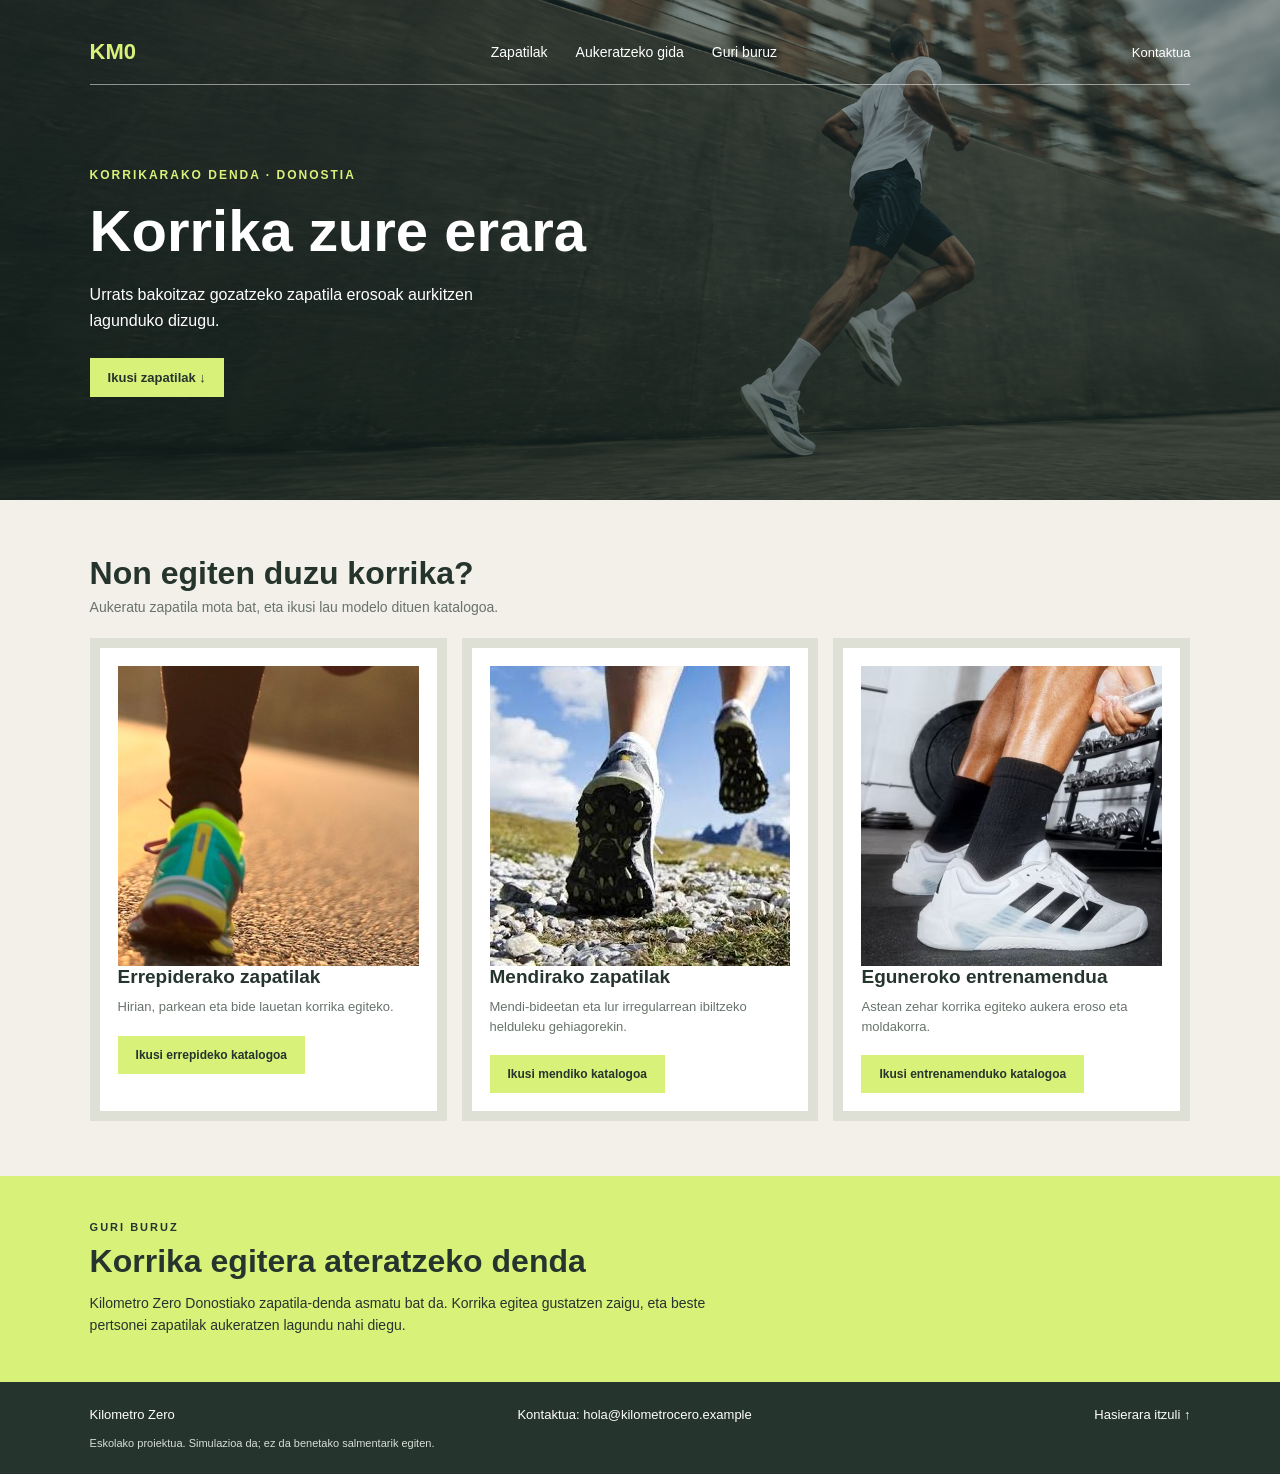
<file: index.html>
<!DOCTYPE html>
<html lang="eu">
<head>
    <meta charset="UTF-8">
    <meta name="viewport" content="width=device-width, initial-scale=1.0">
    <title>Kilometro Zero - Korrikarako zapatilak</title>
    <link rel="stylesheet" href="style.css">
</head>
<body>
    <div class="padre">
        <header class="header" id="hasiera">
            <div class="menu">
                <div class="logo"><a href="index.html">KM0</a></div>
                <nav class="nav">
                    <a href="#zapatilak">Zapatilak</a>
                    <a href="gida.html">Aukeratzeko gida</a>
                    <a href="#guri-buruz">Guri buruz</a>
                </nav>
                <div class="social"><a href="#kontaktua">Kontaktua</a></div>
            </div>
            <div class="texto-principal">
                <p>KORRIKARAKO DENDA · DONOSTIA</p>
                <h1>Korrika zure erara</h1>
                <p>Urrats bakoitzaz gozatzeko zapatila erosoak aurkitzen lagunduko dizugu.</p>
                <a class="boton" href="#zapatilak">Ikusi zapatilak ↓</a>
            </div>
        </header>

        <section class="section" id="zapatilak">
            <div class="articulos">
                <h2 class="titulo">Non egiten duzu korrika?</h2>
                <p class="descripcion">Aukeratu zapatila mota bat, eta ikusi lau modelo dituen katalogoa.</p>
                <article class="article">
                    <div class="foto-zapatilla">
                        <img class="foto-asfalto" src="imagenes/correr-runing-zapatillas-asfalto-atardecer.jpg">
                    </div>
                    <h3>Errepiderako zapatilak</h3>
                    <p>Hirian, parkean eta bide lauetan korrika egiteko.</p>
                    <a class="boton" href="katalogoa.html">Ikusi errepideko katalogoa</a>
                </article>
                <article class="article">
                    <div class="foto-zapatilla">
                        <img class="foto-monte" src="imagenes/images.jpg">
                    </div>
                    <h3>Mendirako zapatilak</h3>
                    <p>Mendi-bideetan eta lur irregularrean ibiltzeko helduleku gehiagorekin.</p>
                    <a class="boton" href="katalogoa.html">Ikusi mendiko katalogoa</a>
                </article>
                <article class="article">
                    <div class="foto-zapatilla">
                        <img src="imagenes/global_premium_product_communication_training_ss26_launch_plp_men_gym_training_statement_card_shoes_d_c72f0adbb2.avif">
                    </div>
                    <h3>Eguneroko entrenamendua</h3>
                    <p>Astean zehar korrika egiteko aukera eroso eta moldakorra.</p>
                    <a class="boton" href="katalogoa.html">Ikusi entrenamenduko katalogoa</a>
                </article>
            </div>
        </section>

        <section class="nosotros" id="guri-buruz">
            <p>GURI BURUZ</p>
            <h2>Korrika egitera ateratzeko denda</h2>
            <p>Kilometro Zero Donostiako zapatila-denda asmatu bat da. Korrika egitea gustatzen zaigu, eta beste pertsonei zapatilak aukeratzen lagundu nahi diegu.</p>
        </section>

        <footer class="footer" id="kontaktua">
            <nav class="pie">
                <a href="#hasiera">Kilometro Zero</a>
                <a href="mailto:hola@kilometrocero.example">Kontaktua: hola@kilometrocero.example</a>
                <a href="#hasiera">Hasierara itzuli ↑</a>
                <p>Eskolako proiektua. Simulazioa da; ez da benetako salmentarik egiten.</p>
            </nav>
        </footer>
    </div>
</body>
</html>
</file>
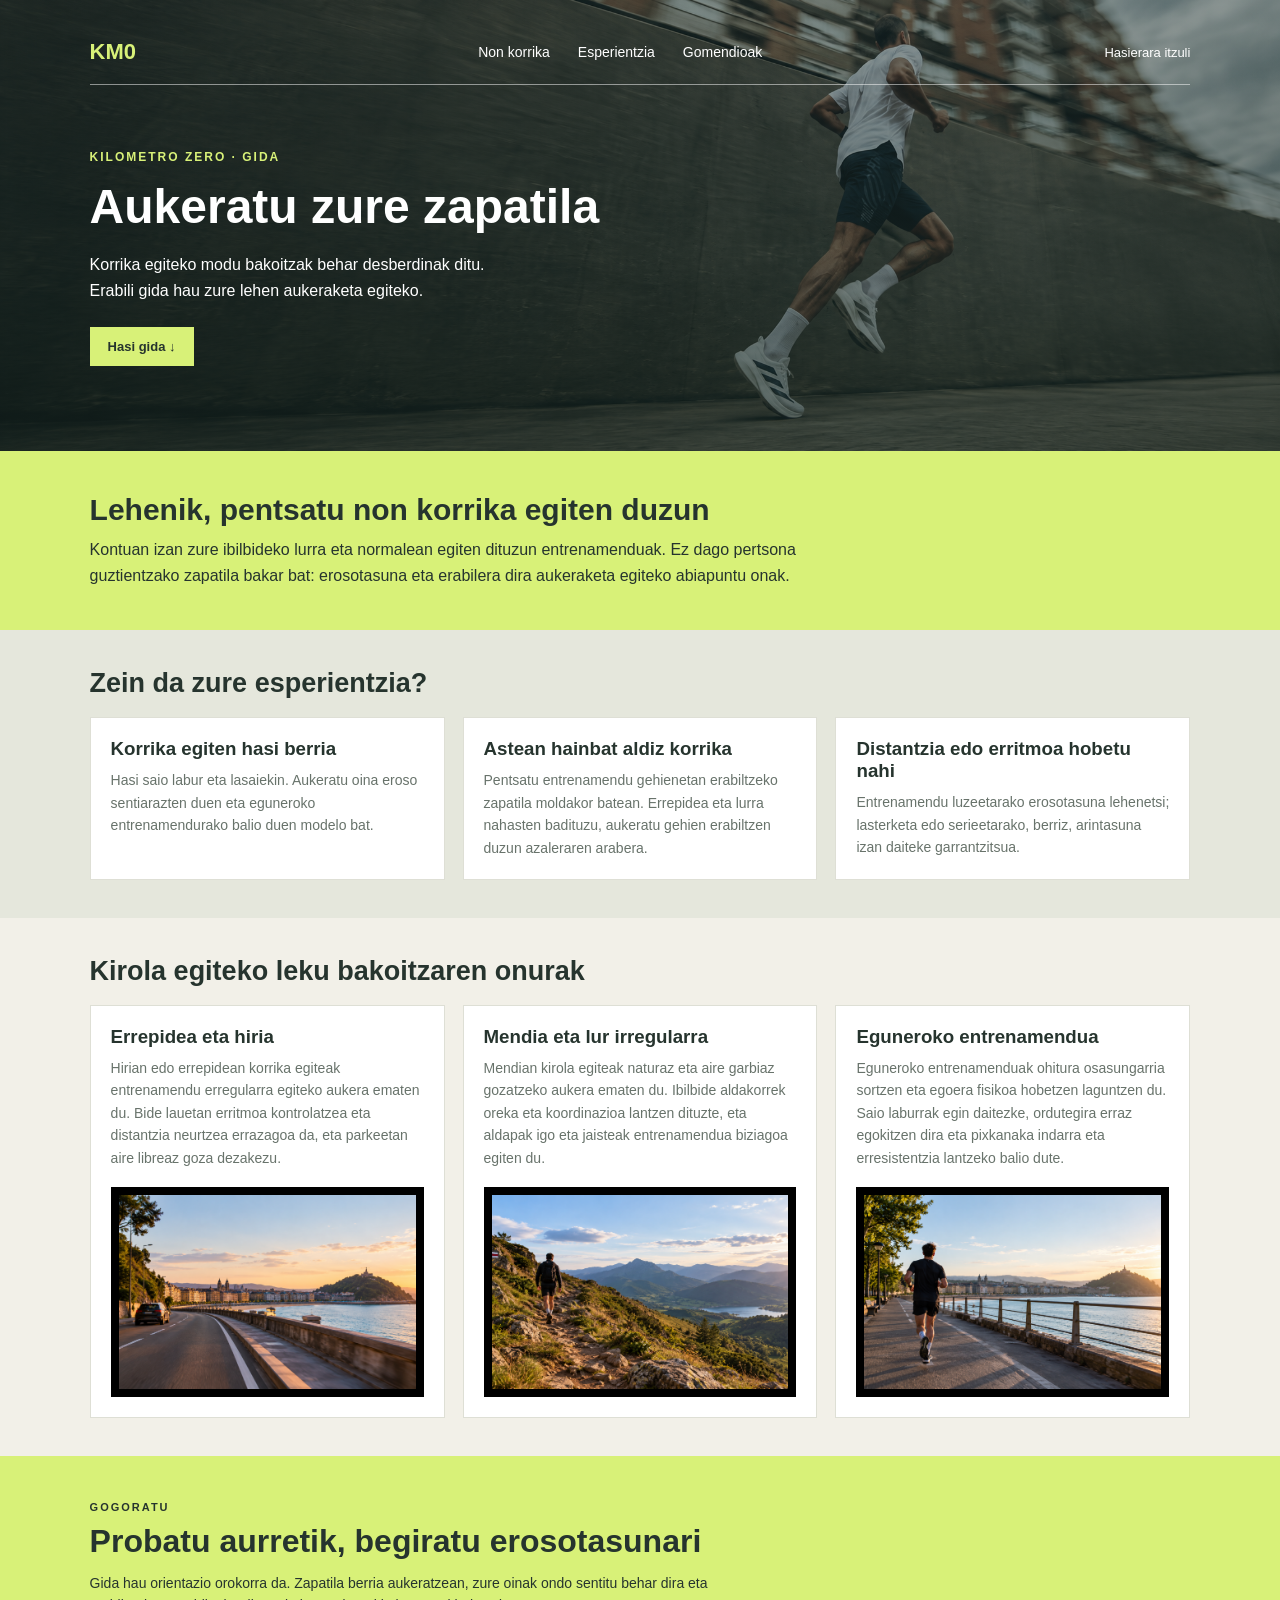
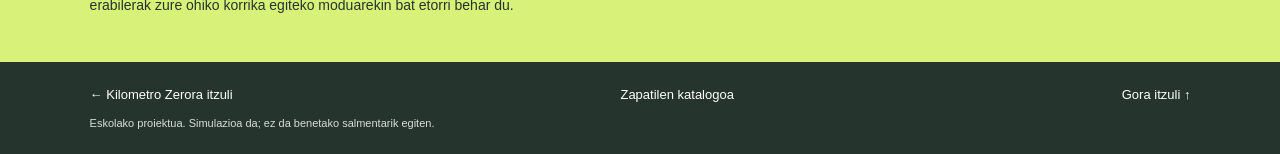
<file: gida.html>
<!DOCTYPE html>
<html lang="eu">
<head>
    <meta charset="UTF-8">
    <meta name="viewport" content="width=device-width, initial-scale=1.0">
    <title>Zapatilak aukeratzeko gida - Kilometro Zero</title>
    <link rel="stylesheet" href="style.css">
</head>
<body>
    <div class="padre">
        <header class="header catalogo-header" id="hasiera">
            <div class="menu">
                <div class="logo"><a href="index.html">KM0</a></div>
                <nav class="nav">
                    <a href="#non">Non korrika</a>
                    <a href="#esperientzia">Esperientzia</a>
                    <a href="#gomendioak">Gomendioak</a>
                </nav>
                <div class="social"><a href="index.html">Hasierara itzuli</a></div>
            </div>
            <div class="texto-principal">
                <p>KILOMETRO ZERO · GIDA</p>
                <h1>Aukeratu zure zapatila</h1>
                <p>Korrika egiteko modu bakoitzak behar desberdinak ditu. Erabili gida hau zure lehen aukeraketa egiteko.</p>
                <a class="boton" href="#gomendioak">Hasi gida ↓</a>
            </div>
        </header>

        <section class="gida-sarrera" id="non">
            <h2>Lehenik, pentsatu non korrika egiten duzun</h2>
            <p>Kontuan izan zure ibilbideko lurra eta normalean egiten dituzun entrenamenduak. Ez dago pertsona guztientzako zapatila bakar bat: erosotasuna eta erabilera dira aukeraketa egiteko abiapuntu onak.</p>
        </section>

        <section class="gida-seccion" id="esperientzia">
            <h2>Zein da zure esperientzia?</h2>
            <div class="gida-puntuak">
                <article class="gida-puntua">
                    <h3>Korrika egiten hasi berria</h3>
                    <p>Hasi saio labur eta lasaiekin. Aukeratu oina eroso sentiarazten duen eta eguneroko entrenamendurako balio duen modelo bat.</p>
                </article>
                <article class="gida-puntua">
                    <h3>Astean hainbat aldiz korrika</h3>
                    <p>Pentsatu entrenamendu gehienetan erabiltzeko zapatila moldakor batean. Errepidea eta lurra nahasten badituzu, aukeratu gehien erabiltzen duzun azaleraren arabera.</p>
                </article>
                <article class="gida-puntua">
                    <h3>Distantzia edo erritmoa hobetu nahi</h3>
                    <p>Entrenamendu luzeetarako erosotasuna lehenetsi; lasterketa edo serieetarako, berriz, arintasuna izan daiteke garrantzitsua.</p>
                </article>
            </div>
        </section>

        <section class="gida-seccion" id="gomendioak">
            <h2>Kirola egiteko leku bakoitzaren onurak</h2>
            <div class="gida-puntuak">
                <article class="gida-puntua">
                    <h3>Errepidea eta hiria</h3>
                    <p>Hirian edo errepidean korrika egiteak entrenamendu erregularra egiteko aukera ematen du. Bide lauetan erritmoa kontrolatzea eta distantzia neurtzea errazagoa da, eta parkeetan aire libreaz goza dezakezu.</p>
                    <figure class="gida-irudia">
                        <img src="imagenes/IA-ko_argazkiak/Carretera costera al atardecer.png" alt="Errepide kostatarra ilunabarrean">
                    </figure>
                </article>
                <article class="gida-puntua">
                    <h3>Mendia eta lur irregularra</h3>
                    <p>Mendian kirola egiteak naturaz eta aire garbiaz gozatzeko aukera ematen du. Ibilbide aldakorrek oreka eta koordinazioa lantzen dituzte, eta aldapak igo eta jaisteak entrenamendua biziagoa egiten du.</p>
                    <figure class="gida-irudia">
                        <img src="imagenes/IA-ko_argazkiak/Sendero montañoso hacia el valle.png" alt="Mendiko bide bat haranera begira">
                    </figure>
                </article>
                <article class="gida-puntua">
                    <h3>Eguneroko entrenamendua</h3>
                    <p>Eguneroko entrenamenduak ohitura osasungarria sortzen eta egoera fisikoa hobetzen laguntzen du. Saio laburrak egin daitezke, ordutegira erraz egokitzen dira eta pixkanaka indarra eta erresistentzia lantzeko balio dute.</p>
                    <figure class="gida-irudia">
                        <img src="imagenes/IA-ko_argazkiak/Corredor al amanecer junto a la bahía.png" alt="Korrikalari bat badia ondoan egunsentian">
                    </figure>
                </article>
            </div>
        </section>

        <section class="nosotros">
            <p>GOGORATU</p>
            <h2>Probatu aurretik, begiratu erosotasunari</h2>
            <p>Gida hau orientazio orokorra da. Zapatila berria aukeratzean, zure oinak ondo sentitu behar dira eta erabilerak zure ohiko korrika egiteko moduarekin bat etorri behar du.</p>
        </section>

        <footer class="footer">
            <nav class="pie">
                <a href="index.html">← Kilometro Zerora itzuli</a>
                <a href="katalogoa.html">Zapatilen katalogoa</a>
                <a href="#hasiera">Gora itzuli ↑</a>
                <p>Eskolako proiektua. Simulazioa da; ez da benetako salmentarik egiten.</p>
            </nav>
        </footer>
    </div>
</body>
</html>
</file>
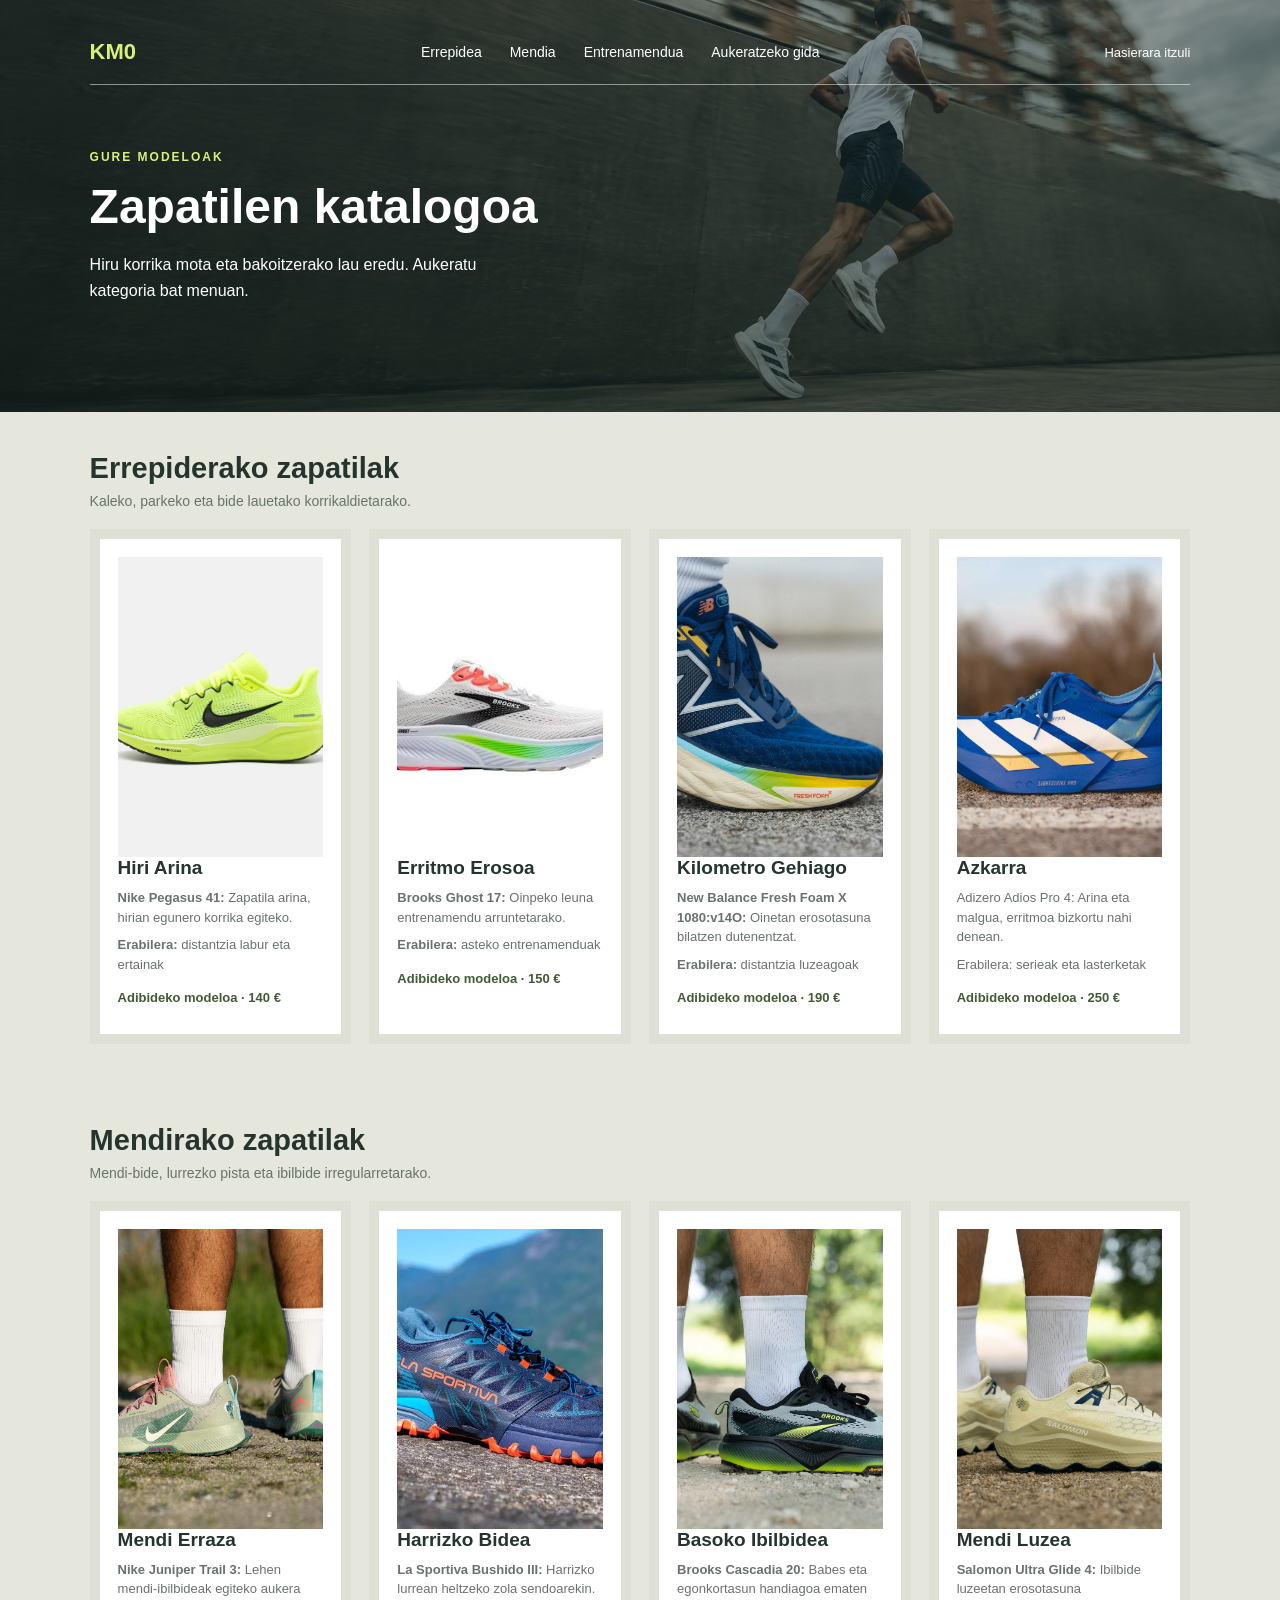
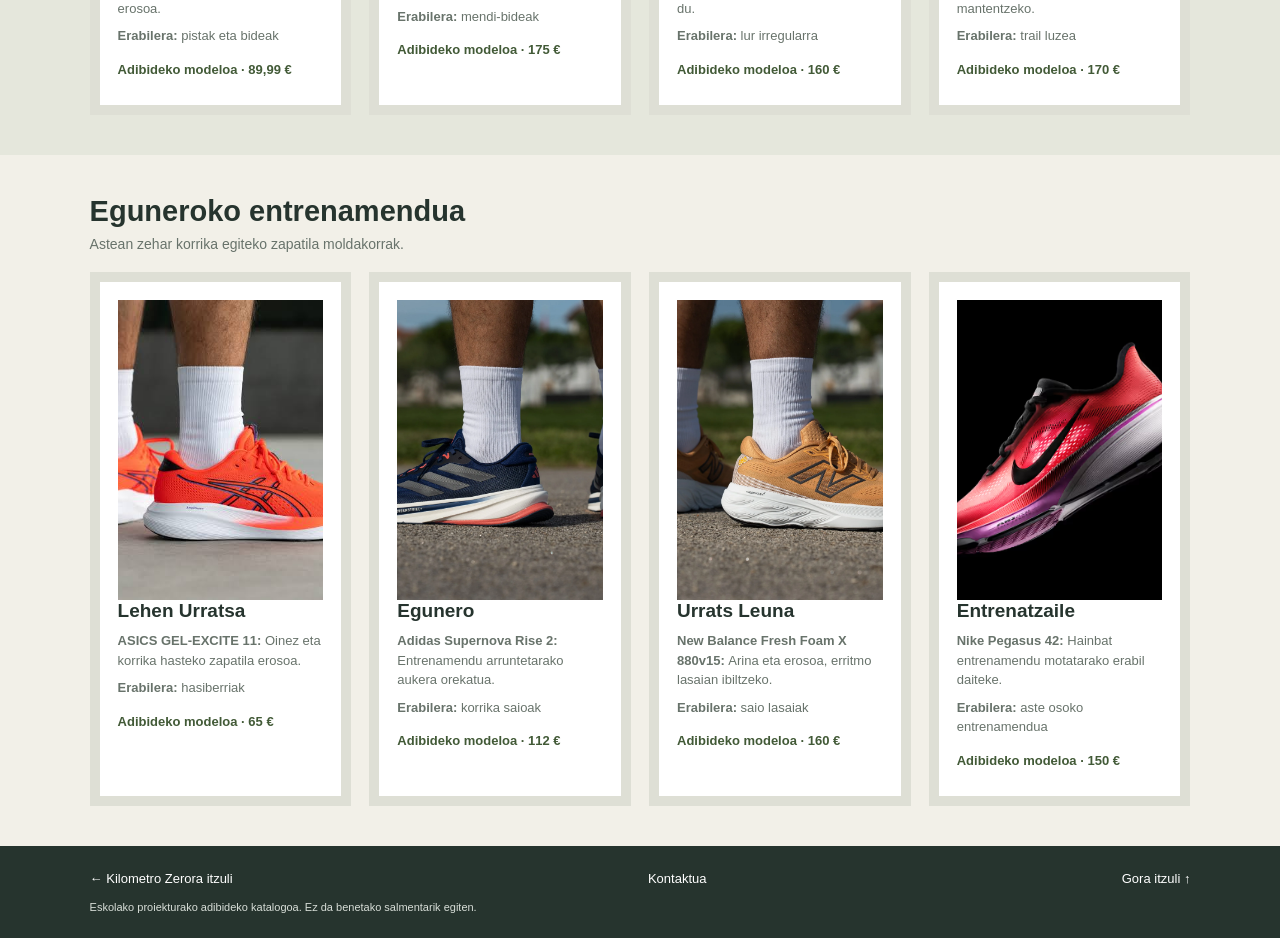
<file: katalogoa.html>
<!DOCTYPE html>
<html lang="eu">
<head>
    <meta charset="UTF-8">
    <meta name="viewport" content="width=device-width, initial-scale=1.0">
    <title>Katalogoa - Kilometro Zero</title>
    <link rel="stylesheet" href="style.css">
</head>
<body>
    <div class="padre">
        <header class="header catalogo-header" id="hasiera">
            <div class="menu">
                <div class="logo"><a href="index.html">KM0</a></div>
                <nav class="nav">
                    <a href="#errepidea">Errepidea</a>
                    <a href="#mendia">Mendia</a>
                    <a href="#entrenamendua">Entrenamendua</a>
                    <a href="gida.html">Aukeratzeko gida</a>
                </nav>
                <div class="social"><a href="index.html">Hasierara itzuli</a></div>
            </div>
            <div class="texto-principal">
                <p>GURE MODELOAK</p>
                <h1>Zapatilen katalogoa</h1>
                <p>Hiru korrika mota eta bakoitzerako lau eredu. Aukeratu kategoria bat menuan.</p>
            </div>
        </header>

        <section class="catalogo-seccion" id="errepidea">
            <h2>Errepiderako zapatilak</h2>
            <p>Kaleko, parkeko eta bide lauetako korrikaldietarako.</p>
            <div class="catalogo-articulos">
                <article class="article producto"><div class="foto-zapatilla">
                    <img src="imagenes/NikeGreenM_b491f4f7-0c49-4043-ae5a-f5f4e33215dc.webp">
                </div><h3>Hiri Arina</h3><p><strong>Nike Pegasus 41: </strong>Zapatila arina, hirian egunero korrika egiteko.</p><p><strong>Erabilera:</strong> distantzia labur eta ertainak</p><p class="precio">Adibideko modeloa · 140 €</p></article>
                
                <article class="article producto"><div class="foto-zapatilla">
                    <img src="imagenes/images (1).jpg">
                </div><h3>Erritmo Erosoa</h3><p><strong>Brooks Ghost 17: </strong>Oinpeko leuna entrenamendu arruntetarako.</p><p><strong>Erabilera:</strong> asteko entrenamenduak</p><p class="precio">Adibideko modeloa · 150 €</p></article>
               
                <article class="article producto"><div class="foto-zapatilla">
                    <img src="imagenes/new-balance-fresh-foam-x-1080-v-14-foam-22475166-main.webp">
                </div><h3>Kilometro Gehiago</h3><p><strong>New Balance Fresh Foam X 1080:v14O: </strong> Oinetan erosotasuna bilatzen dutenentzat.</p><p><strong>Erabilera:</strong> distantzia luzeagoak</p><p class="precio">Adibideko modeloa · 190 €</p></article>
                   
            
                 <article class="article producto azkarra-card">
                    <div class="foto-zapatilla azkarra-foto">
                        <img src="imagenes/adidas-adizero-adios-pro-4-1074600-jp66227-960.webp" alt="Adizero Adios Pro 4">
                    </div><h3>Azkarra</h3><p>Adizero Adios Pro 4: Arina eta malgua, erritmoa bizkortu nahi denean.</p><p>Erabilera: serieak eta lasterketak</p><p class="precio">Adibideko modeloa · 250 €</p>
                </article>
            </div>
</div>
            </article>
        </section>

        <section class="catalogo-seccion" id="mendia">
            <h2>Mendirako zapatilak</h2>
            <p>Mendi-bide, lurrezko pista eta ibilbide irregularretarako.</p>
            <div class="catalogo-articulos">
                <article class="article producto"><div class="foto-zapatilla">
                    <img src="imagenes/nike-juniper-trail-3-22191283-main.webp">
                </div><h3>Mendi Erraza</h3><p><strong>Nike Juniper Trail 3: </strong>Lehen mendi-ibilbideak egiteko aukera erosoa.</p><p><strong>Erabilera:</strong> pistak eta bideak</p><p class="precio">Adibideko modeloa · 89,99 €</p></article>
                
                <article class="article producto"><div class="foto-zapatilla">
                    <img src="imagenes/images (2).jpg">
                </div><h3>Harrizko Bidea</h3><p><strong>La Sportiva Bushido III: </strong>Harrizko lurrean heltzeko zola sendoarekin.</p><p><strong>Erabilera:</strong> mendi-bideak</p><p class="precio">Adibideko modeloa · 175 €</p></article>
                    
                <article class="article producto"><div class="foto-zapatilla">
                    <img src="imagenes/brooks-cascadia-20-25284903-main.webp">
                </div><h3>Basoko Ibilbidea</h3><p><strong>Brooks Cascadia 20: </strong>Babes eta egonkortasun handiagoa ematen du.</p><p><strong>Erabilera:</strong> lur irregularra</p><p class="precio">Adibideko modeloa · 160 €</p></article>
                
                <article class="article producto"><div class="foto-zapatilla">
                    <img src="imagenes/salomon-ultra-glide-4-25070741-main.webp">
                </div><h3>Mendi Luzea</h3><p><strong>Salomon Ultra Glide 4: </strong>Ibilbide luzeetan erosotasuna mantentzeko.</p><p><strong>Erabilera:</strong> trail luzea</p><p class="precio">Adibideko modeloa · 170 €</p></article>
            </div>
        </section>

        <section class="catalogo-seccion" id="entrenamendua">
            <h2>Eguneroko entrenamendua</h2>
            <p>Astean zehar korrika egiteko zapatila moldakorrak.</p>
            <div class="catalogo-articulos">
                <article class="article producto"><div class="foto-zapatilla">
                    <img src="imagenes/images (3).jpg">
                </div><h3>Lehen Urratsa</h3><p><strong>ASICS GEL-EXCITE 11: </strong>Oinez eta korrika hasteko zapatila erosoa.</p><p><strong>Erabilera:</strong> hasiberriak</p><p class="precio">Adibideko modeloa · 65 €</p></article>
               
                <article class="article producto"><div class="foto-zapatilla">
                    <img src="imagenes/adidas-supernova-rise-2-22781671-main.webp">
                </div><h3>Egunero</h3><p><strong>Adidas Supernova Rise 2: </strong>Entrenamendu arruntetarako aukera orekatua.</p><p><strong>Erabilera:</strong> korrika saioak</p><p class="precio">Adibideko modeloa · 112 €</p></article>
                
                <article class="article producto"><div class="foto-zapatilla">
                    <img src="imagenes/new-balance-fresh-foam-x-880-v-15-22697887-main.webp">
                </div><h3>Urrats Leuna</h3><p><strong>New Balance Fresh Foam X 880v15: </strong>Arina eta erosoa, erritmo lasaian ibiltzeko.</p><p><strong>Erabilera:</strong> saio lasaiak</p><p class="precio">Adibideko modeloa · 160 €</p></article>

                <article class="article producto"><div class="foto-zapatilla">
                    <img src="imagenes/pegasus-42-una-poderosa-actualización-de-las-famosas-zapatillas-nike-para-running-en-asfalto.avif">
                </div><h3>Entrenatzaile</h3><p><strong>Nike Pegasus 42: </strong>Hainbat entrenamendu motatarako erabil daiteke.</p><p><strong>Erabilera:</strong> aste osoko entrenamendua</p><p class="precio">Adibideko modeloa · 150 €</p></article>
            </div>
        </section>

        <footer class="footer">
            <nav class="pie">
                <a href="index.html">← Kilometro Zerora itzuli</a>
                <a href="mailto:hola@kilometrocero.example">Kontaktua</a>
                <a href="#hasiera">Gora itzuli ↑</a>
                <p>Eskolako proiekturako adibideko katalogoa. Ez da benetako salmentarik egiten.</p>
            </nav>
        </footer>
    </div>
</body>
</html>
</file>
<file: style.css>
html {
    
    box-sizing: border-box;
    scroll-behavior: smooth;
}

*, *:before, *:after {
    box-sizing: inherit;
}

* {
    margin: 0;
    padding: 0;
}

body {
    background: #f2f0e8;
    color: #26342e;
    font-family: Arial, Helvetica, sans-serif;
}

a {
    color: inherit;
    text-decoration: none;
}

.padre {
    display: flex;
    flex-direction: column;
}

/* Cabecera */
.header {
    min-height: 500px;
    padding: 20px 7%;
    background: linear-gradient(rgba(20, 35, 30, .45), rgba(20, 35, 30, .65)), url("imagenes/IA-ko_argazkiak/Velocidadurbanajuntoalmuro.png");
    background-position: center;
    background-size: cover;
    background-repeat: no-repeat;
    color: white;
    display: flex;
    flex-direction: column;
}

.menu {
    min-height: 65px;
    display: flex;
    flex-direction: row;
    flex-wrap: nowrap;
    align-items: center;
    justify-content: space-between;
    border-bottom: 1px solid rgba(255, 255, 255, .5);
}

.logo {
    font-size: 22px;
    font-weight: bold;
}

.logo a {
    color: #d8f178;
}

.nav {
    display: flex;
    flex-direction: row;
    gap: 28px;
    font-size: 14px;
}

.nav a:hover, .social a:hover {
    color: #d8f178;
}

.social {
    font-size: 13px;
}

.texto-principal {
    max-width: 570px;
    margin: auto 0;
    padding: 65px 0;
}

.texto-principal > p:first-child {
    margin-bottom: 15px;
    color: #d8f178;
    font-size: 12px;
    font-weight: bold;
    letter-spacing: 2px;
}

.texto-principal h1 {
    max-width: 600px;
    margin-bottom: 18px;
    font-size: 58px;
}

.texto-principal > p:last-of-type {
    max-width: 430px;
    margin-bottom: 24px;
    font-size: 16px;
    line-height: 1.6;
}

.boton {
    display: inline-block;
    padding: 12px 18px;
    background: #d8f178;
    color: #26342e;
    font-size: 13px;
    font-weight: bold;
}

.boton:hover {
    background: white;
}

/* Categorías */
.section {
    padding: 55px 7%;
    display: flex;
    flex-direction: row;
    flex-wrap: nowrap;
    gap: 30px;

}

.articulos {
    flex: 2 1 65%;
    display: flex;
    flex-direction: row;
    flex-wrap: wrap;
    align-content: flex-start;
    gap: 15px;
}

.titulo {
    flex: 1 1 100%;
    margin-bottom: 0;
    font-size: 32px;
}

.descripcion {
    flex: 1 1 100%;
    margin: -8px 0 8px;
    color: #68736b;
    font-size: 14px;
}

.article {
    flex: 1 1 28%;
    min-width: 170px;
    padding: 18px;
    background: white;
    border: 10px solid #dedfd5;
}

.foto-zapatilla {
    width: 100%;
    height: 300px;
    flex: 0 0 300px;
    overflow: hidden;
}

.article h3 {
    margin-bottom: 9px;
    font-size: 19px;
}

.article p {
    margin-bottom: 15px;
    color: #68736b;
    font-size: 13px;
    line-height: 1.5;
}

.article .boton {
    margin-top: 4px;
    font-size: 12px;
}

/* Información sobre la tienda */
.nosotros {
    padding: 45px 7%;
    background: #d8f178;
}

.nosotros p:first-child {
    margin-bottom: 10px;
    font-size: 11px;
    font-weight: bold;
    letter-spacing: 2px;
}

.nosotros h2 {
    margin-bottom: 12px;
    font-size: 32px;
}

.nosotros p:last-child {
    max-width: 650px;
    font-size: 14px;
    line-height: 1.6;
}

/* Página del catálogo */
.catalogo-header {
    min-height: 340px;
}

.catalogo-header .texto-principal h1 {
    font-size: 48px;
}

.catalogo-seccion {
    padding: 40px 7%;
    scroll-margin-top: 15px;
}

.catalogo-seccion:nth-child(even) {
    background: #e5e7dc;
}

.catalogo-seccion h2 {
    margin-bottom: 8px;
    font-size: 29px;
}

.catalogo-seccion > p {
    margin-bottom: 20px;
    color: #68736b;
    font-size: 14px;
}

.catalogo-articulos {
    display: flex;
    flex-direction: row;
    flex-wrap: wrap;
    gap: 18px;
}

.producto {
    flex: 1 1 250px;
    max-width: 430px;
}

.producto .foto-zapatilla {
    height: 300px;
    flex-basis: 300px;
}

.producto p {
    margin-bottom: 8px;
}

.producto .precio {
    margin-top: 14px;
    color: #425a37;
    font-weight: bold;
}

/* Pie */
.footer {
    padding: 25px 7%;
    background: #26342e;
    color: white;
    display: flex;
    justify-content: center;
}

.pie {
    width: 100%;
    display: flex;
    flex-direction: row;
    flex-wrap: wrap;
    align-items: center;
    justify-content: space-between;
    gap: 15px;
}

.pie a {
    font-size: 13px;
}

.pie p {
    flex: 1 1 100%;
    color: #d8ded8;
    font-size: 11px;
}

.foto-zapatilla img{
    display: block;
    width: 100%;
    height: 100%;
    object-fit: cover;
}

.foto-asfalto {
    object-position: 80% center;
}

.foto-monte {
    object-position: 0% center;
}

/* Zapatilak aukeratzeko gida */
.gida-sarrera {
    padding: 42px 7%;
    background: #d8f178;
}

.gida-sarrera p {
    max-width: 720px;
    line-height: 1.6;
}

.gida-sarrera h2 {
    margin-bottom: 10px;
    font-size: 30px;
}

.gida-seccion {
    padding: 38px 7%;
}

.gida-seccion:nth-of-type(even) {
    background: #e5e7dc;
}

.gida-seccion h2 {
    margin-bottom: 18px;
    font-size: 27px;
}

.gida-puntuak {
    display: flex;
    flex-wrap: wrap;
    gap: 18px;
}

.gida-puntua {
    display: flex;
    flex-direction: column;
    flex: 1 1 220px;
    padding: 20px;
    background: white;
    border: 1px solid #dedfd5;
}

.gida-puntua h3 {
    margin-bottom: 9px;
}

.gida-puntua p + p {
    margin-top: 10px;
}

.gida-puntua p, .gida-seccion > p {
    color: #68736b;
    font-size: 14px;
    line-height: 1.6;
}

.gida-seccion > p {
    margin-bottom: 14px;
}

/* Adaptación a tablet y móvil, como en la plantilla de clase */
@media all and (max-width: 800px) {
    .section {
        flex-direction: column;
    }

    .article {
        display: flex;
        flex-direction: column;
        align-items: stretch;
    }
}

@media all and (max-width: 560px) {
    .header {
        min-height: 470px;
        padding-right: 6%;
        padding-left: 6%;
        background-position: 58% center;
    }

    .menu {
        flex-wrap: wrap;
        gap: 10px;
        padding: 10px 0;
    }

    .nav {
        order: 3;
        flex: 1 1 100%;
        justify-content: space-between;
        gap: 10px;
        padding: 5px 0;
        font-size: 12px;
    }

    .texto-principal h1 {
        font-size: 43px;
    }

    .texto-principal > p:last-of-type {
        font-size: 14px;
    }

    .section {
        padding: 35px 6%;
    }

    .articulos {
        flex-direction: column;
    }

    .titulo, .descripcion, .article {
        flex: 1 1 100%;
        width: 100%;
    }

    .nosotros {
        padding: 35px 6%;
    }

    .nosotros h2 {
        font-size: 26px;
    }

    .catalogo-header {
        min-height: 330px;
    }

    .catalogo-header .texto-principal h1 {
        font-size: 38px;
    }

    .catalogo-seccion {
        padding: 30px 6%;
    }

    .gida-sarrera, .gida-seccion {
        padding: 30px 6%;
    }

    .catalogo-articulos {
        flex-direction: column;
    }

    .producto {
        max-width: none;
        width: 100%;
    }

    .footer {
        padding: 22px 6%;
    }

    .pie {
        flex-direction: column;
        align-items: flex-start;
    }
}



/* Gidako irudiaren markoa */
.gida-irudia {
    width: 100%;
    height: 210px;
    margin-top: 18px;
    padding: 7px;
    overflow: hidden;
    background: #000;
    border: 1px solid #000;
}

.gida-irudia img {
    display: block;
    width: 100%;
    height: 100%;
    object-fit: cover;
    object-position: center;
}

@media all and (max-width: 560px) {
    .gida-irudia {
        height: 190px;
    }
}
</file>
